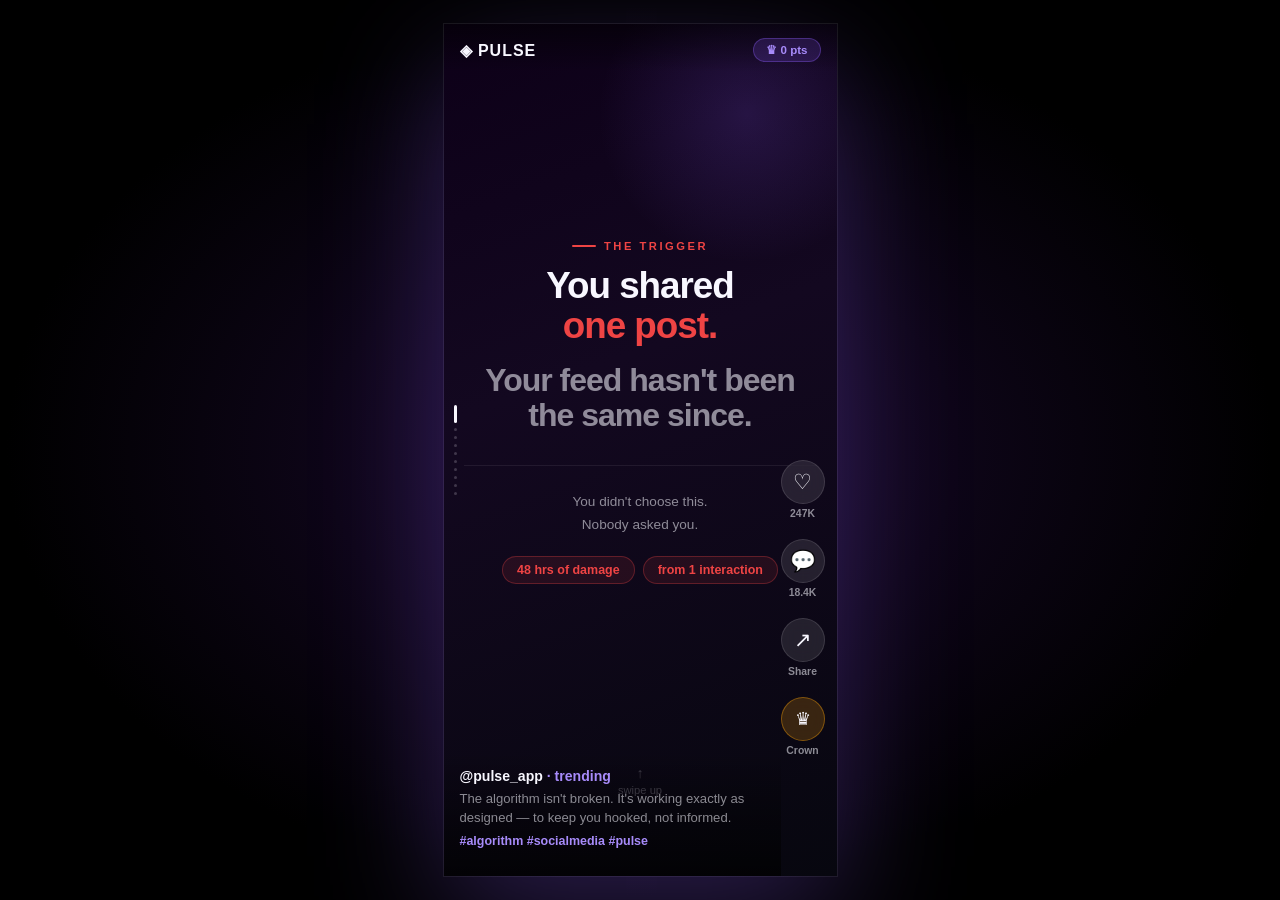
<file: project1.html>
<!DOCTYPE html>
<html lang="en">
<head>
<meta charset="UTF-8"/>
<meta name="viewport" content="width=device-width, initial-scale=1.0, maximum-scale=1.0, user-scalable=no"/>
<title>Pulse — The Platform Where Culture Moves First</title>
<style>
*,*::before,*::after{box-sizing:border-box;margin:0;padding:0}
:root{
  --purple:#8B5CF6;--purpleL:#A78BFA;--purpleD:#6D28D9;
  --gold:#F59E0B;--goldL:#FCD34D;
  --teal:#06B6D4;--green:#10B981;--red:#EF4444;
  --bg:#07070F;--card:#13121F;
  --white:#F8F7FF;--muted:rgba(248,247,255,0.55);--faint:rgba(248,247,255,0.2);
}
html{background:#000;height:100%}
body{
  background:#000;color:var(--white);
  font-family:-apple-system,BlinkMacSystemFont,'Segoe UI',Roboto,sans-serif;
  height:100%;overflow:hidden;
}

/* ── PHONE FRAME WRAPPER ── */
.phone-frame{
  position:fixed;inset:0;display:flex;align-items:center;justify-content:center;
  background:radial-gradient(ellipse at center, #1a0a2e 0%, #000 70%);
}
.phone{
  width:min(393px,100vw);
  height:min(852px,100vh);
  position:relative;overflow:hidden;border-radius:min(48px,0px);
  background:var(--bg);
  box-shadow:0 40px 120px rgba(139,92,246,0.3),0 0 0 1px rgba(255,255,255,0.08);
}
@media(max-width:420px){.phone{border-radius:0;box-shadow:none}}

/* ── REEL CONTAINER ── */
.reels{
  height:100%;overflow-y:scroll;scroll-snap-type:y mandatory;
  scrollbar-width:none;-ms-overflow-style:none;
}
.reels::-webkit-scrollbar{display:none}

/* ── SINGLE REEL ── */
.reel{
  height:100%;width:100%;scroll-snap-align:start;
  position:relative;overflow:hidden;flex-shrink:0;
  display:flex;flex-direction:column;justify-content:center;
}

/* ── BACKGROUNDS per reel ── */
.reel-1{background:linear-gradient(160deg,#0D0018 0%,#130820 40%,#07070F 100%)}
.reel-2{background:linear-gradient(160deg,#180B0B 0%,#0F0707 50%,#07070F 100%)}
.reel-3{background:linear-gradient(145deg,#050510 0%,#0A0A2A 50%,#07070F 100%)}
.reel-4{background:linear-gradient(155deg,#08001A 0%,#120830 50%,#07070F 100%)}
.reel-5{background:linear-gradient(155deg,#001A1A 0%,#051212 50%,#07070F 100%)}
.reel-6{background:linear-gradient(155deg,#1A1000 0%,#120A00 50%,#07070F 100%)}
.reel-7{background:linear-gradient(155deg,#0A0320 0%,#180840 50%,#07070F 100%)}
.reel-8{background:linear-gradient(155deg,#001008 0%,#041A10 50%,#07070F 100%)}
.reel-9{background:linear-gradient(160deg,#0A0820 0%,#141026 50%,#07070F 100%)}
.reel-10{background:linear-gradient(155deg,#0D0820 0%,#1A0F38 50%,#07070F 100%)}

/* ── TOP BAR ── */
.topbar{
  position:absolute;top:0;left:0;right:0;z-index:20;
  padding:14px 16px 10px;
  display:flex;align-items:center;justify-content:space-between;
  background:linear-gradient(to bottom,rgba(0,0,0,0.55),transparent);
}
.topbar-logo{font-size:1rem;font-weight:800;letter-spacing:1px;color:var(--white)}
.topbar-score{
  display:flex;align-items:center;gap:6px;
  background:rgba(139,92,246,0.18);border:1px solid rgba(139,92,246,0.35);
  border-radius:100px;padding:4px 12px;font-size:0.72rem;font-weight:700;color:var(--purpleL);
}

/* ── RIGHT ACTIONS (TikTok sidebar) ── */
.actions{
  position:absolute;right:12px;bottom:120px;z-index:20;
  display:flex;flex-direction:column;align-items:center;gap:20px;
}
.action-btn{
  display:flex;flex-direction:column;align-items:center;gap:4px;
  cursor:pointer;user-select:none;
}
.action-icon{
  width:44px;height:44px;border-radius:50%;
  display:flex;align-items:center;justify-content:center;
  font-size:1.3rem;background:rgba(255,255,255,0.1);
  border:1px solid rgba(255,255,255,0.12);
  transition:transform 0.15s,background 0.15s;
  backdrop-filter:blur(8px);
}
.action-icon:active{transform:scale(0.88)}
.action-icon.crown{background:rgba(245,158,11,0.2);border-color:rgba(245,158,11,0.4);font-size:1.1rem}
.action-label{font-size:0.65rem;color:var(--muted);font-weight:600}

/* ── BOTTOM INFO ── */
.bottom-info{
  position:absolute;bottom:0;left:0;right:56px;z-index:20;
  padding:16px 16px 28px;
  background:linear-gradient(to top,rgba(0,0,0,0.7) 0%,transparent 100%);
}
.username{font-size:0.88rem;font-weight:700;color:var(--white);margin-bottom:5px}
.username span{color:var(--purpleL)}
.caption{font-size:0.82rem;color:var(--muted);line-height:1.5;margin-bottom:6px}
.tags{font-size:0.78rem;color:var(--purpleL);font-weight:600}

/* ── PROGRESS DOTS ── */
.progress-dots{
  position:absolute;left:10px;top:50%;transform:translateY(-50%);
  z-index:20;display:flex;flex-direction:column;gap:5px;
}
.dot{
  width:3px;height:3px;border-radius:50%;background:var(--faint);
  transition:all 0.3s;
}
.dot.active{background:var(--white);height:18px;border-radius:2px}
.dot.past{background:rgba(255,255,255,0.45)}

/* ── SWIPE HINT ── */
.swipe-hint{
  position:absolute;bottom:80px;left:50%;transform:translateX(-50%);
  z-index:20;font-size:0.7rem;color:var(--faint);
  display:flex;flex-direction:column;align-items:center;gap:3px;
  animation:bounce 2s ease-in-out infinite;
}
.swipe-hint .arr{font-size:0.9rem}
@keyframes bounce{0%,100%{transform:translateX(-50%) translateY(0)}50%{transform:translateX(-50%) translateY(-5px)}}

/* ── REEL CONTENT AREAS ── */
.reel-inner{
  padding:80px 20px 140px;width:100%;
  display:flex;flex-direction:column;justify-content:center;
  animation:fadeUp 0.6s ease both;
  animation-play-state:paused;
}
.reel.visible .reel-inner{animation-play-state:running}
@keyframes fadeUp{from{opacity:0;transform:translateY(30px)}to{opacity:1;transform:translateY(0)}}

/* ── TYPOGRAPHY ── */
.kicker{
  font-size:0.7rem;font-weight:700;letter-spacing:2.5px;
  text-transform:uppercase;margin-bottom:14px;
  display:flex;align-items:center;gap:8px;
}
.kicker::before{content:'';width:24px;height:2px;border-radius:2px;background:currentColor;display:inline-block}
.big{font-size:clamp(1.9rem,7vw,2.5rem);font-weight:900;line-height:1.1;margin-bottom:16px;letter-spacing:-1px}
.sub{font-size:0.95rem;color:var(--muted);line-height:1.7;margin-bottom:20px}
.gold{color:var(--gold)}
.purple{color:var(--purpleL)}
.teal{color:var(--teal)}
.green{color:var(--green)}
.red-c{color:var(--red)}
.grad{background:linear-gradient(135deg,var(--purple),var(--teal),var(--gold));-webkit-background-clip:text;-webkit-text-fill-color:transparent;background-clip:text}

/* ── CARDS ── */
.card{
  background:rgba(255,255,255,0.05);border:1px solid rgba(255,255,255,0.08);
  border-radius:16px;padding:16px;margin-bottom:10px;
}
.card-row{display:flex;gap:10px;margin-bottom:10px}
.card-half{flex:1;background:rgba(255,255,255,0.05);border:1px solid rgba(255,255,255,0.08);border-radius:12px;padding:12px}

/* ── STAT CHIPS ── */
.stat-row{display:flex;gap:8px;flex-wrap:wrap;margin-bottom:16px}
.stat-chip{
  background:rgba(139,92,246,0.12);border:1px solid rgba(139,92,246,0.25);
  border-radius:100px;padding:6px 14px;font-size:0.78rem;font-weight:700;
}

/* ── SCORE DISPLAY ── */
.score-display{
  background:rgba(139,92,246,0.08);border:1px solid rgba(139,92,246,0.3);
  border-radius:20px;padding:20px;text-align:center;margin-bottom:14px;
}
.score-num{font-size:3rem;font-weight:900;color:var(--gold);line-height:1}
.score-label{font-size:0.7rem;color:var(--muted);margin-top:4px;letter-spacing:1.5px;text-transform:uppercase}
.tier-badge{
  display:inline-flex;align-items:center;gap:6px;
  background:rgba(245,158,11,0.15);border:1px solid rgba(245,158,11,0.3);
  border-radius:100px;padding:6px 16px;font-size:0.82rem;font-weight:700;color:var(--gold);
  margin-top:10px;
}

/* ── TREND STAGES ── */
.stages{display:flex;gap:6px;margin-bottom:14px}
.stage{
  flex:1;border-radius:10px;padding:10px 6px;text-align:center;
  font-size:0.62rem;font-weight:700;text-transform:uppercase;letter-spacing:0.5px;
}
.stage .stage-icon{font-size:1.1rem;margin-bottom:4px}
.stage .stage-pts{font-size:0.58rem;margin-top:4px;opacity:0.7}

/* ── CROWN BOX ── */
.crown-box{
  text-align:center;background:rgba(245,158,11,0.08);
  border:2px solid rgba(245,158,11,0.35);border-radius:20px;
  padding:24px 16px;margin-bottom:14px;position:relative;
  animation:crownPulse 2.5s ease-in-out infinite;
}
@keyframes crownPulse{0%,100%{box-shadow:0 0 20px rgba(245,158,11,0.15)}50%{box-shadow:0 0 50px rgba(245,158,11,0.35)}}
.crown-icon{font-size:3rem;display:block;margin-bottom:8px}
.crown-title{font-size:1rem;font-weight:800;color:var(--gold)}
.crown-sub{font-size:0.8rem;color:var(--muted);margin-top:4px}
.transfer-bar{
  display:flex;align-items:center;gap:8px;
  background:rgba(255,255,255,0.04);border:1px solid rgba(255,255,255,0.08);
  border-radius:12px;padding:10px 14px;margin-top:8px;
}
.transfer-bar .arrow{color:var(--gold);font-size:1.1rem}
.transfer-bar .name{font-size:0.78rem;font-weight:600;color:var(--white)}
.transfer-bar .sub{font-size:0.68rem;color:var(--muted)}

/* ── TOPIC BUBBLES (reel 8) ── */
.topics-grid{display:flex;flex-wrap:wrap;gap:7px;margin-bottom:14px}
.topic{
  background:rgba(255,255,255,0.06);border:1px solid rgba(255,255,255,0.1);
  border-radius:100px;padding:6px 13px;font-size:0.75rem;font-weight:500;color:var(--muted);
  cursor:pointer;transition:all 0.2s;user-select:none;
}
.topic:active,.topic.sel{
  background:rgba(139,92,246,0.2);border-color:rgba(139,92,246,0.55);color:var(--white);
}

/* ── TIMELINE (reel 9) ── */
.timeline{display:flex;flex-direction:column;gap:8px;margin-bottom:16px}
.tl-item{
  display:flex;align-items:flex-start;gap:12px;
  background:rgba(255,255,255,0.04);border:1px solid rgba(255,255,255,0.07);
  border-radius:12px;padding:12px;
}
.tl-dot{width:8px;height:8px;border-radius:50%;flex-shrink:0;margin-top:5px}
.tl-title{font-size:0.85rem;font-weight:700;color:var(--white);margin-bottom:2px}
.tl-body{font-size:0.75rem;color:var(--muted);line-height:1.5}

/* ── CTA BUTTON ── */
.cta-btn{
  width:100%;padding:15px;border-radius:100px;border:none;
  background:linear-gradient(135deg,var(--purple),var(--teal));
  color:#fff;font-size:1rem;font-weight:800;cursor:pointer;
  letter-spacing:0.5px;margin-top:8px;
  box-shadow:0 8px 32px rgba(139,92,246,0.35);
  transition:transform 0.15s,box-shadow 0.15s;
}
.cta-btn:active{transform:scale(0.97);box-shadow:0 4px 16px rgba(139,92,246,0.2)}

/* ── DIVIDER ── */
.divider{height:1px;background:rgba(255,255,255,0.07);margin:12px 0}

/* ── ANIMATED TEXT ── */
@keyframes wordIn{from{opacity:0;transform:translateY(10px)}to{opacity:1;transform:translateY(0)}}
.word{display:inline-block;opacity:0;animation:wordIn 0.4s ease both}

/* ── GLOW ── */
.glow-purple{
  position:absolute;width:300px;height:300px;border-radius:50%;
  background:radial-gradient(circle,rgba(139,92,246,0.18) 0%,transparent 70%);
  pointer-events:none;
}
.glow-gold{
  position:absolute;width:250px;height:250px;border-radius:50%;
  background:radial-gradient(circle,rgba(245,158,11,0.15) 0%,transparent 70%);
  pointer-events:none;
}
</style>
</head>
<body>

<div class="phone-frame">
<div class="phone">

  <!-- REELS CONTAINER -->
  <div class="reels" id="reels">

    <!-- ══════════════════════════════════
         REEL 1 — THE HOOK
    ══════════════════════════════════ -->
    <div class="reel reel-1" data-reel="0">
      <div class="glow-purple" style="top:-60px;right:-60px"></div>
      <!-- TOP BAR -->
      <div class="topbar">
        <div class="topbar-logo">◈ PULSE</div>
        <div class="topbar-score">♛ 0 pts</div>
      </div>
      <!-- CONTENT -->
      <div class="reel-inner" style="text-align:center">
        <div class="kicker" style="color:var(--red);justify-content:center">The Trigger</div>
        <div class="big" style="font-size:clamp(1.7rem,6.5vw,2.3rem)">
          You shared<br>
          <span class="red-c">one post.</span>
        </div>
        <div class="big" style="font-size:clamp(1.5rem,5.5vw,2rem);color:var(--muted);font-weight:700;margin-bottom:20px">
          Your feed hasn't been<br>the same since.
        </div>
        <div class="divider"></div>
        <div class="sub" style="font-size:0.85rem;text-align:center;margin-top:12px">
          You didn't choose this.<br>Nobody asked you.
        </div>
        <div class="stat-row" style="justify-content:center">
          <div class="stat-chip" style="color:var(--red);border-color:rgba(239,68,68,0.3);background:rgba(239,68,68,0.1)">48 hrs of damage</div>
          <div class="stat-chip" style="color:var(--red);border-color:rgba(239,68,68,0.3);background:rgba(239,68,68,0.1)">from 1 interaction</div>
        </div>
      </div>
      <!-- BOTTOM -->
      <div class="bottom-info">
        <div class="username">@pulse_app <span>· trending</span></div>
        <div class="caption">The algorithm isn't broken. It's working exactly as designed — to keep you hooked, not informed.</div>
        <div class="tags">#algorithm #socialmedia #pulse</div>
      </div>
      <!-- RIGHT ACTIONS -->
      <div class="actions">
        <div class="action-btn"><div class="action-icon">♡</div><div class="action-label">247K</div></div>
        <div class="action-btn"><div class="action-icon">💬</div><div class="action-label">18.4K</div></div>
        <div class="action-btn"><div class="action-icon">↗</div><div class="action-label">Share</div></div>
        <div class="action-btn"><div class="action-icon crown">♛</div><div class="action-label">Crown</div></div>
      </div>
      <!-- SWIPE HINT -->
      <div class="swipe-hint"><div class="arr">↑</div><div>swipe up</div></div>
    </div>

    <!-- ══════════════════════════════════
         REEL 2 — THE SCIENCE
    ══════════════════════════════════ -->
    <div class="reel reel-2" data-reel="1">
      <div class="glow-purple" style="bottom:-40px;left:-80px;background:radial-gradient(circle,rgba(239,68,68,0.15) 0%,transparent 70%)"></div>
      <div class="topbar">
        <div class="topbar-logo">◈ PULSE</div>
        <div class="topbar-score">♛ 0 pts</div>
      </div>
      <div class="reel-inner">
        <div class="kicker" style="color:var(--red)">The Truth</div>
        <div class="big">It's not <span class="red-c">your fault.</span><br>It's <span style="color:var(--white)">engineered.</span></div>
        <div class="sub">The algorithm doesn't show you what you like. It shows you what makes you <strong style="color:var(--white)">feel the most</strong> — because fear and outrage keep you scrolling longer.</div>
        <div class="card" style="border-color:rgba(239,68,68,0.2);background:rgba(239,68,68,0.06)">
          <div style="font-size:1.8rem;font-weight:900;color:var(--red);line-height:1">100,000</div>
          <div style="font-size:0.8rem;color:var(--muted);margin-top:4px">people studied — short-form content is measurably shrinking your attention span, inhibitory control, and working memory.</div>
        </div>
        <div class="card" style="border-color:rgba(239,68,68,0.2);background:rgba(239,68,68,0.06)">
          <div style="font-size:1.8rem;font-weight:900;color:var(--red);line-height:1">2+ points</div>
          <div style="font-size:0.8rem;color:var(--muted);margin-top:4px">shift in actual political beliefs, measured, when researchers changed what content people saw. <em>Published in Science, 2024.</em></div>
        </div>
      </div>
      <div class="bottom-info">
        <div class="username">@pulse_app <span>· trending</span></div>
        <div class="caption">Your worldview is being quietly sculpted. And you never consented to it.</div>
        <div class="tags">#echochamber #algorithm #mentalhealth</div>
      </div>
      <div class="actions">
        <div class="action-btn"><div class="action-icon">♡</div><div class="action-label">189K</div></div>
        <div class="action-btn"><div class="action-icon">💬</div><div class="action-label">22.1K</div></div>
        <div class="action-btn"><div class="action-icon">↗</div><div class="action-label">Share</div></div>
        <div class="action-btn"><div class="action-icon crown">♛</div><div class="action-label">Crown</div></div>
      </div>
    </div>

    <!-- ══════════════════════════════════
         REEL 3 — THE REFRAME
    ══════════════════════════════════ -->
    <div class="reel reel-3" data-reel="2">
      <div class="glow-purple" style="top:30%;left:50%;transform:translateX(-50%);width:350px;height:350px"></div>
      <div class="topbar">
        <div class="topbar-logo">◈ PULSE</div>
        <div class="topbar-score">♛ 0 pts</div>
      </div>
      <div class="reel-inner" style="text-align:center">
        <div class="kicker" style="color:var(--purple);justify-content:center">The Reframe</div>
        <div class="big" style="color:var(--muted);font-size:clamp(1.4rem,5vw,1.9rem);margin-bottom:8px">
          Scrolling isn't<br>the problem.
        </div>
        <div class="big" style="font-size:clamp(2.4rem,9vw,3.4rem);margin-bottom:20px" class="grad">
          <span class="grad">CHAOS IS.</span>
        </div>
        <div class="divider"></div>
        <div class="sub" style="margin-top:14px;font-size:0.88rem">
          Every other app tells you to <strong style="color:var(--white)">put your phone down.</strong><br><br>
          We're not here to lecture you.<br>
          We're here to give the chaos <strong style="color:var(--purpleL)">a shape.</strong>
        </div>
        <div class="card" style="border-color:rgba(139,92,246,0.25);background:rgba(139,92,246,0.08);text-align:left;margin-top:8px">
          <div style="font-size:0.88rem;font-weight:700;color:var(--white);margin-bottom:4px">Structured scrolling =</div>
          <div style="font-size:0.8rem;color:var(--muted)">Topics you chose. Intent you set. An algorithm that finally reflects who you actually are — not who you were at 2am last Tuesday.</div>
        </div>
      </div>
      <div class="bottom-info">
        <div class="username">@pulse_app <span>· trending</span></div>
        <div class="caption">You didn't sign up for a feed that makes you anxious. You signed up to see things you love.</div>
        <div class="tags">#pulse #intentional #structure</div>
      </div>
      <div class="actions">
        <div class="action-btn"><div class="action-icon">♡</div><div class="action-label">312K</div></div>
        <div class="action-btn"><div class="action-icon">💬</div><div class="action-label">29.7K</div></div>
        <div class="action-btn"><div class="action-icon">↗</div><div class="action-label">Share</div></div>
        <div class="action-btn"><div class="action-icon crown">♛</div><div class="action-label">Crown</div></div>
      </div>
    </div>

    <!-- ══════════════════════════════════
         REEL 4 — INTRODUCING PULSE
    ══════════════════════════════════ -->
    <div class="reel reel-4" data-reel="3">
      <div class="glow-purple" style="top:-40px;right:-40px;width:280px;height:280px;opacity:0.8"></div>
      <div class="topbar">
        <div class="topbar-logo">◈ PULSE</div>
        <div class="topbar-score">♛ 0 pts</div>
      </div>
      <div class="reel-inner" style="text-align:center">
        <div class="kicker" style="color:var(--purpleL);justify-content:center">Introducing</div>
        <div style="font-size:clamp(3rem,12vw,4.5rem);font-weight:900;letter-spacing:4px;line-height:1;margin-bottom:8px">
          <span class="grad">PULSE</span>
        </div>
        <div style="font-size:0.78rem;color:var(--muted);letter-spacing:2px;text-transform:uppercase;margin-bottom:20px">The Platform Where Culture Moves First</div>
        <div class="divider"></div>
        <div class="sub" style="margin-top:14px;font-size:0.88rem">
          A social media platform where your<br>
          <strong style="color:var(--white)">Algorithm Score</strong><br>
          replaces follower count as the<br>primary measure of influence.
        </div>
        <div class="card-row" style="margin-top:8px">
          <div class="card-half" style="text-align:center;border-color:rgba(139,92,246,0.25)">
            <div style="font-size:1.4rem;margin-bottom:4px">◈</div>
            <div style="font-size:0.72rem;font-weight:700;color:var(--purpleL)">Algorithm Score</div>
            <div style="font-size:0.65rem;color:var(--muted);margin-top:2px">Real-time. Transparent. Earned.</div>
          </div>
          <div class="card-half" style="text-align:center;border-color:rgba(245,158,11,0.25)">
            <div style="font-size:1.4rem;margin-bottom:4px">♛</div>
            <div style="font-size:0.72rem;font-weight:700;color:var(--gold)">Crown System</div>
            <div style="font-size:0.65rem;color:var(--muted);margin-top:2px">Fight for trend ownership.</div>
          </div>
        </div>
        <div class="card-half" style="text-align:center;border-color:rgba(6,182,212,0.25);margin-top:0;width:100%;border-radius:12px;padding:10px">
          <div style="font-size:1.4rem;margin-bottom:4px">⚑</div>
          <div style="font-size:0.72rem;font-weight:700;color:var(--teal)">Trend Marketplace</div>
          <div style="font-size:0.65rem;color:var(--muted);margin-top:2px">Be first. Earn most. Crown shifts by traction.</div>
        </div>
      </div>
      <div class="bottom-info">
        <div class="username">@pulse_app <span>· #1 trending</span></div>
        <div class="caption">Influence should be earned — not inherited from how old your account is.</div>
        <div class="tags">#pulse #socialmedia #algorithmScore</div>
      </div>
      <div class="actions">
        <div class="action-btn"><div class="action-icon">♡</div><div class="action-label">891K</div></div>
        <div class="action-btn"><div class="action-icon">💬</div><div class="action-label">44.2K</div></div>
        <div class="action-btn"><div class="action-icon">↗</div><div class="action-label">Share</div></div>
        <div class="action-btn"><div class="action-icon crown">♛</div><div class="action-label">Crown</div></div>
      </div>
    </div>

    <!-- ══════════════════════════════════
         REEL 5 — ALGORITHM SCORE
    ══════════════════════════════════ -->
    <div class="reel reel-5" data-reel="4">
      <div class="topbar">
        <div class="topbar-logo">◈ PULSE</div>
        <div class="topbar-score">♛ 847K pts</div>
      </div>
      <div class="reel-inner">
        <div class="kicker" style="color:var(--teal)">Feature 01</div>
        <div class="big">The <span class="teal">Algorithm</span><br>Score.</div>
        <div class="score-display">
          <div class="score-num" id="scoreCounter">0</div>
          <div class="score-label">Algorithm Score</div>
          <div class="tier-badge">♛ Oracle Tier</div>
          <div style="font-size:0.72rem;color:var(--green);margin-top:8px">↑ +12,400 this week</div>
        </div>
        <div class="sub" style="font-size:0.82rem">Think of it like a <strong style="color:var(--white)">credit score for cultural relevance.</strong> Live. Transparent. Always moving. Decays if you go dormant.</div>
        <div style="display:flex;gap:8px;flex-wrap:wrap">
          <div class="stat-chip" style="color:var(--teal);border-color:rgba(6,182,212,0.3);background:rgba(6,182,212,0.08)">Real-time updates</div>
          <div class="stat-chip" style="color:var(--green);border-color:rgba(16,185,129,0.3);background:rgba(16,185,129,0.08)">Earnable from day 1</div>
          <div class="stat-chip" style="color:var(--purpleL);border-color:rgba(139,92,246,0.3);background:rgba(139,92,246,0.08)">Decays = always honest</div>
        </div>
      </div>
      <div class="bottom-info">
        <div class="username">@pulse_app <span>· trending</span></div>
        <div class="caption">No legacy. No inherited audience. Just how sharp you are, right now.</div>
        <div class="tags">#algorithmScore #pulse #creators</div>
      </div>
      <div class="actions">
        <div class="action-btn"><div class="action-icon">♡</div><div class="action-label">412K</div></div>
        <div class="action-btn"><div class="action-icon">💬</div><div class="action-label">31.5K</div></div>
        <div class="action-btn"><div class="action-icon">↗</div><div class="action-label">Share</div></div>
        <div class="action-btn"><div class="action-icon crown">♛</div><div class="action-label">Crown</div></div>
      </div>
    </div>

    <!-- ══════════════════════════════════
         REEL 6 — TREND MARKETPLACE
    ══════════════════════════════════ -->
    <div class="reel reel-6" data-reel="5">
      <div class="glow-gold" style="top:-50px;right:-50px"></div>
      <div class="topbar">
        <div class="topbar-logo">◈ PULSE</div>
        <div class="topbar-score">♛ 847K pts</div>
      </div>
      <div class="reel-inner">
        <div class="kicker" style="color:var(--gold)">Feature 02</div>
        <div class="big">Trends are an <span class="gold">asset.</span><br>Be first. Earn most.</div>
        <div class="sub" style="font-size:0.82rem">The person who spots a trend first gets the most points. The value of the trend <strong style="color:var(--white)">goes up</strong> as more people jump on it — like a stock.</div>
        <div class="stages">
          <div class="stage" style="background:rgba(245,158,11,0.12);border:1px solid rgba(245,158,11,0.3);color:var(--gold)">
            <div class="stage-icon">◉</div>
            <div>SPARK</div>
            <div class="stage-pts">100% pts</div>
          </div>
          <div class="stage" style="background:rgba(249,115,22,0.1);border:1px solid rgba(249,115,22,0.25);color:#FB923C">
            <div class="stage-icon">◈</div>
            <div>FLAME</div>
            <div class="stage-pts">70% pts</div>
          </div>
          <div class="stage" style="background:rgba(139,92,246,0.1);border:1px solid rgba(139,92,246,0.25);color:var(--purpleL)">
            <div class="stage-icon">◆</div>
            <div>BLAZE</div>
            <div class="stage-pts">40% pts</div>
          </div>
          <div class="stage" style="background:rgba(6,182,212,0.08);border:1px solid rgba(6,182,212,0.2);color:var(--teal)">
            <div class="stage-icon">◇</div>
            <div>INFERNO</div>
            <div class="stage-pts">20% pts</div>
          </div>
        </div>
        <div class="card" style="border-color:rgba(245,158,11,0.2);background:rgba(245,158,11,0.06)">
          <div style="font-size:0.85rem;font-weight:700;color:var(--gold);margin-bottom:4px">⚑  Active Trend: #AIArt2026</div>
          <div style="display:flex;justify-content:space-between;align-items:center">
            <div style="font-size:0.75rem;color:var(--muted)">Currently: BLAZE stage</div>
            <div style="font-size:0.75rem;color:var(--gold);font-weight:700">BTV: 2.5× base</div>
          </div>
          <div style="margin-top:8px;background:rgba(255,255,255,0.06);border-radius:8px;height:6px;overflow:hidden">
            <div style="width:62%;height:100%;background:linear-gradient(90deg,var(--gold),var(--purpleL));border-radius:8px"></div>
          </div>
        </div>
      </div>
      <div class="bottom-info">
        <div class="username">@pulse_app <span>· trending</span></div>
        <div class="caption">Early movers see their stake appreciate. It's a stock market for cultural relevance.</div>
        <div class="tags">#trendMarketplace #firstmover #pulse</div>
      </div>
      <div class="actions">
        <div class="action-btn"><div class="action-icon">♡</div><div class="action-label">563K</div></div>
        <div class="action-btn"><div class="action-icon">💬</div><div class="action-label">38.9K</div></div>
        <div class="action-btn"><div class="action-icon">↗</div><div class="action-label">Share</div></div>
        <div class="action-btn"><div class="action-icon crown">♛</div><div class="action-label">Crown</div></div>
      </div>
    </div>

    <!-- ══════════════════════════════════
         REEL 7 — CROWN SYSTEM
    ══════════════════════════════════ -->
    <div class="reel reel-7" data-reel="6">
      <div class="glow-gold" style="top:30%;left:50%;transform:translateX(-50%);opacity:0.6"></div>
      <div class="topbar">
        <div class="topbar-logo">◈ PULSE</div>
        <div class="topbar-score">♛ 847K pts</div>
      </div>
      <div class="reel-inner">
        <div class="kicker" style="color:var(--purpleL)">Feature 03</div>
        <div class="big">Fight for the<br><span class="gold">Crown. ♛</span></div>
        <div class="crown-box">
          <span class="crown-icon">♛</span>
          <div class="crown-title">TREND OWNER</div>
          <div class="crown-sub">#AIArt2026 · BLAZE stage</div>
        </div>
        <div class="transfer-bar">
          <div>
            <div class="name">@creativestudio</div>
            <div class="sub">Current crown holder · 2.1M traction</div>
          </div>
          <div class="arrow" style="margin-left:auto">♛</div>
        </div>
        <div class="transfer-bar" style="margin-top:6px;border-color:rgba(139,92,246,0.25)">
          <div>
            <div class="name" style="color:var(--purpleL)">@newcomer_j</div>
            <div class="sub">Challenging · 1.8M traction · rising fast</div>
          </div>
          <div style="font-size:0.7rem;color:var(--green);font-weight:700;margin-left:auto">↑ contesting</div>
        </div>
        <div class="sub" style="font-size:0.78rem;margin-top:10px">Crown transfers <strong style="color:var(--white)">in real time</strong> when a challenger's traction surpasses the current holder's. Every transfer <strong style="color:var(--gold)">increases the trend's value.</strong></div>
      </div>
      <div class="bottom-info">
        <div class="username">@pulse_app <span>· #2 trending</span></div>
        <div class="caption">The fight for the crown IS the product. It's live. It's competitive. It's earned.</div>
        <div class="tags">#crownSystem #trendowner #pulse</div>
      </div>
      <div class="actions">
        <div class="action-btn"><div class="action-icon">♡</div><div class="action-label">728K</div></div>
        <div class="action-btn"><div class="action-icon">💬</div><div class="action-label">51.2K</div></div>
        <div class="action-btn"><div class="action-icon">↗</div><div class="action-label">Share</div></div>
        <div class="action-btn"><div class="action-icon crown">♛</div><div class="action-label">Crown</div></div>
      </div>
    </div>

    <!-- ══════════════════════════════════
         REEL 8 — YOU CHOOSE (TOPICS)
    ══════════════════════════════════ -->
    <div class="reel reel-8" data-reel="7">
      <div class="topbar">
        <div class="topbar-logo">◈ PULSE</div>
        <div class="topbar-score">♛ 847K pts</div>
      </div>
      <div class="reel-inner">
        <div class="kicker" style="color:var(--green)">Your Feed</div>
        <div class="big">You choose<br><span class="green">what gets in.</span></div>
        <div class="sub" style="font-size:0.82rem">60+ topics. Tap what resonates. Change it any time. Your algorithm finally reflects you — not your worst scrolling moment.</div>
        <div class="topics-grid" id="topics">
          <div class="topic" onclick="this.classList.toggle('sel')">🌍 Geopolitics</div>
          <div class="topic" onclick="this.classList.toggle('sel')">💼 Startups</div>
          <div class="topic sel" onclick="this.classList.toggle('sel')">🎵 Hip Hop</div>
          <div class="topic" onclick="this.classList.toggle('sel')">🏋️ Mental Health</div>
          <div class="topic sel" onclick="this.classList.toggle('sel')">🔬 AI & ML</div>
          <div class="topic" onclick="this.classList.toggle('sel')">⚽ Football</div>
          <div class="topic" onclick="this.classList.toggle('sel')">🎭 Movies</div>
          <div class="topic sel" onclick="this.classList.toggle('sel')">💡 Philosophy</div>
          <div class="topic" onclick="this.classList.toggle('sel')">🌱 Climate</div>
          <div class="topic" onclick="this.classList.toggle('sel')">😂 Comedy</div>
          <div class="topic sel" onclick="this.classList.toggle('sel')">📈 Markets</div>
          <div class="topic" onclick="this.classList.toggle('sel')">🚀 Space</div>
        </div>
        <div class="card" style="border-color:rgba(16,185,129,0.25);background:rgba(16,185,129,0.06)">
          <div style="font-size:0.8rem;color:var(--green);font-weight:700">✓  Profile saved</div>
          <div style="font-size:0.75rem;color:var(--muted);margin-top:3px">Pulse is now training your feed around these 4 topics.</div>
        </div>
      </div>
      <div class="bottom-info">
        <div class="username">@pulse_app <span>· trending</span></div>
        <div class="caption">Your content diet is yours. Not an algorithm's guess based on one angry share.</div>
        <div class="tags">#topics #intentional #pulse</div>
      </div>
      <div class="actions">
        <div class="action-btn"><div class="action-icon">♡</div><div class="action-label">445K</div></div>
        <div class="action-btn"><div class="action-icon">💬</div><div class="action-label">27.3K</div></div>
        <div class="action-btn"><div class="action-icon">↗</div><div class="action-label">Share</div></div>
        <div class="action-btn"><div class="action-icon crown">♛</div><div class="action-label">Crown</div></div>
      </div>
    </div>

    <!-- ══════════════════════════════════
         REEL 9 — WHY NOW
    ══════════════════════════════════ -->
    <div class="reel reel-9" data-reel="8">
      <div class="topbar">
        <div class="topbar-logo">◈ PULSE</div>
        <div class="topbar-score">♛ 847K pts</div>
      </div>
      <div class="reel-inner">
        <div class="kicker" style="color:var(--purpleL)">Why Now</div>
        <div class="big">The moment<br>is <span class="purple">right.</span></div>
        <div class="timeline">
          <div class="tl-item">
            <div class="tl-dot" style="background:var(--purple)"></div>
            <div>
              <div class="tl-title">Creator Economy Disillusionment</div>
              <div class="tl-body">Mid-tier creators are burning out. Followers don't convert to income or influence. They need a metric that reflects actual relevance.</div>
            </div>
          </div>
          <div class="tl-item">
            <div class="tl-dot" style="background:var(--gold)"></div>
            <div>
              <div class="tl-title">Platform Trust at All-Time Low</div>
              <div class="tl-body">Instagram, TikTok, X — all facing backlash over opaque algorithms. A transparent, meritocratic platform arrives at exactly the right moment.</div>
            </div>
          </div>
          <div class="tl-item">
            <div class="tl-dot" style="background:var(--teal)"></div>
            <div>
              <div class="tl-title">Gen-Z Fluency with Gamification</div>
              <div class="tl-body">The generation that grew up on Fortnite ranks and Duolingo streaks understands a scored, competitive social layer without needing it explained.</div>
            </div>
          </div>
        </div>
        <div class="card" style="border-color:rgba(245,158,11,0.25);background:rgba(245,158,11,0.06)">
          <div style="font-size:0.78rem;color:var(--gold);font-style:italic">Acquisition upside: the platform that owns the scoring layer of social media is exactly what Meta, TikTok, or YouTube would acquire.</div>
        </div>
      </div>
      <div class="bottom-info">
        <div class="username">@pulse_app <span>· trending</span></div>
        <div class="caption">The frustration is universal. The timing is perfect. The meritocracy layer doesn't exist yet.</div>
        <div class="tags">#whynow #socialstartup #pulse</div>
      </div>
      <div class="actions">
        <div class="action-btn"><div class="action-icon">♡</div><div class="action-label">334K</div></div>
        <div class="action-btn"><div class="action-icon">💬</div><div class="action-label">19.8K</div></div>
        <div class="action-btn"><div class="action-icon">↗</div><div class="action-label">Share</div></div>
        <div class="action-btn"><div class="action-icon crown">♛</div><div class="action-label">Crown</div></div>
      </div>
    </div>

    <!-- ══════════════════════════════════
         REEL 10 — CTA
    ══════════════════════════════════ -->
    <div class="reel reel-10" data-reel="9">
      <div class="glow-purple" style="top:20%;left:50%;transform:translateX(-50%);width:350px;height:350px;opacity:0.9"></div>
      <div class="topbar">
        <div class="topbar-logo">◈ PULSE</div>
        <div class="topbar-score">♛ 847K pts</div>
      </div>
      <div class="reel-inner" style="text-align:center">
        <div class="kicker" style="color:var(--gold);justify-content:center">Join Pulse</div>
        <div style="font-size:3.5rem;margin-bottom:8px;animation:crownPulse 2.5s ease-in-out infinite">♛</div>
        <div class="big" style="font-size:clamp(2rem,8vw,2.8rem)">Let's build<br><span class="grad">this.</span></div>
        <div class="sub" style="font-size:0.88rem;margin-bottom:20px">
          See the full picture.<br>Feel the culture move.<br>
          <strong style="color:var(--white)">Earn your influence.</strong>
        </div>
        <div class="card" style="border-color:rgba(139,92,246,0.25);background:rgba(139,92,246,0.08);margin-bottom:12px">
          <input id="emailInput" type="email" placeholder="your@email.com"
            style="width:100%;background:transparent;border:none;color:var(--white);font-size:0.95rem;outline:none;font-family:inherit;padding:4px 0"
          />
        </div>
        <button class="cta-btn" onclick="joinPulse()">Join the Waitlist →</button>
        <div id="joinMsg" style="display:none;margin-top:12px;font-size:0.82rem;color:var(--green);font-weight:600">✓ You're in. We'll be in touch first.</div>
        <div style="font-size:0.72rem;color:var(--faint);margin-top:12px">No spam. No selling your data. That would be ironic.</div>
      </div>
      <div class="bottom-info">
        <div class="username">@pulse_app <span>· concept stage</span></div>
        <div class="caption">Influence should be earned — not inherited. This is Pulse.</div>
        <div class="tags">#pulse #joinwaitlist #buildinpublic</div>
      </div>
      <div class="actions">
        <div class="action-btn"><div class="action-icon">♡</div><div class="action-label">1.2M</div></div>
        <div class="action-btn"><div class="action-icon">💬</div><div class="action-label">88.4K</div></div>
        <div class="action-btn"><div class="action-icon">↗</div><div class="action-label">Share</div></div>
        <div class="action-btn"><div class="action-icon crown" style="background:rgba(245,158,11,0.3);border-color:var(--gold);animation:crownPulse 2s ease-in-out infinite">♛</div><div class="action-label" style="color:var(--gold)">Crown</div></div>
      </div>
    </div>

  </div><!-- /reels -->

  <!-- PROGRESS DOTS -->
  <div class="progress-dots" id="progressDots">
    <div class="dot active"></div>
    <div class="dot"></div>
    <div class="dot"></div>
    <div class="dot"></div>
    <div class="dot"></div>
    <div class="dot"></div>
    <div class="dot"></div>
    <div class="dot"></div>
    <div class="dot"></div>
    <div class="dot"></div>
  </div>

</div><!-- /phone -->
</div><!-- /phone-frame -->

<script>
const reelsEl = document.getElementById('reels');
const dots = document.querySelectorAll('.dot');
const reelEls = document.querySelectorAll('.reel');
let currentReel = 0;
let isScrolling = false;

// Update progress dots
function updateDots(idx) {
  dots.forEach((d, i) => {
    d.classList.remove('active','past');
    if (i === idx) d.classList.add('active');
    else if (i < idx) d.classList.add('past');
  });
}

// Mark visible reel for animations
function markVisible(idx) {
  reelEls.forEach((r, i) => {
    if (i === idx) r.classList.add('visible');
  });
}

// Score counter animation (reel 5)
function animateScore(target, duration = 1800) {
  const el = document.getElementById('scoreCounter');
  if (!el) return;
  const start = performance.now();
  function step(now) {
    const progress = Math.min((now - start) / duration, 1);
    const eased = 1 - Math.pow(1 - progress, 3);
    el.textContent = Math.floor(eased * target).toLocaleString();
    if (progress < 1) requestAnimationFrame(step);
  }
  requestAnimationFrame(step);
}

// IntersectionObserver for reel detection
const observer = new IntersectionObserver((entries) => {
  entries.forEach(entry => {
    if (entry.isIntersecting && entry.intersectionRatio > 0.6) {
      const idx = parseInt(entry.target.dataset.reel);
      currentReel = idx;
      updateDots(idx);
      markVisible(idx);
      if (idx === 4) setTimeout(() => animateScore(847392), 400);
    }
  });
}, { threshold: 0.6 });

reelEls.forEach(r => observer.observe(r));

// Keyboard navigation
document.addEventListener('keydown', (e) => {
  if (isScrolling) return;
  if (e.key === 'ArrowDown' && currentReel < 9) {
    reelEls[currentReel + 1].scrollIntoView({ behavior: 'smooth' });
  } else if (e.key === 'ArrowUp' && currentReel > 0) {
    reelEls[currentReel - 1].scrollIntoView({ behavior: 'smooth' });
  }
});

// Touch swipe
let touchStartY = 0;
reelsEl.addEventListener('touchstart', e => { touchStartY = e.touches[0].clientY; }, { passive: true });
reelsEl.addEventListener('touchend', e => {
  const dy = touchStartY - e.changedTouches[0].clientY;
  if (Math.abs(dy) < 30) return;
  if (dy > 0 && currentReel < 9) reelEls[currentReel + 1].scrollIntoView({ behavior: 'smooth' });
  else if (dy < 0 && currentReel > 0) reelEls[currentReel - 1].scrollIntoView({ behavior: 'smooth' });
}, { passive: true });

// Waitlist
function joinPulse() {
  const email = document.getElementById('emailInput').value;
  if (!email || !email.includes('@')) {
    document.getElementById('emailInput').style.borderBottom = '1px solid var(--red)';
    return;
  }
  document.getElementById('joinMsg').style.display = 'block';
  document.getElementById('emailInput').value = '';
  document.querySelector('.cta-btn').style.opacity = '0.5';
  document.querySelector('.cta-btn').disabled = true;
}

// Init
markVisible(0);
</script>
</body>
</html>
</file>
